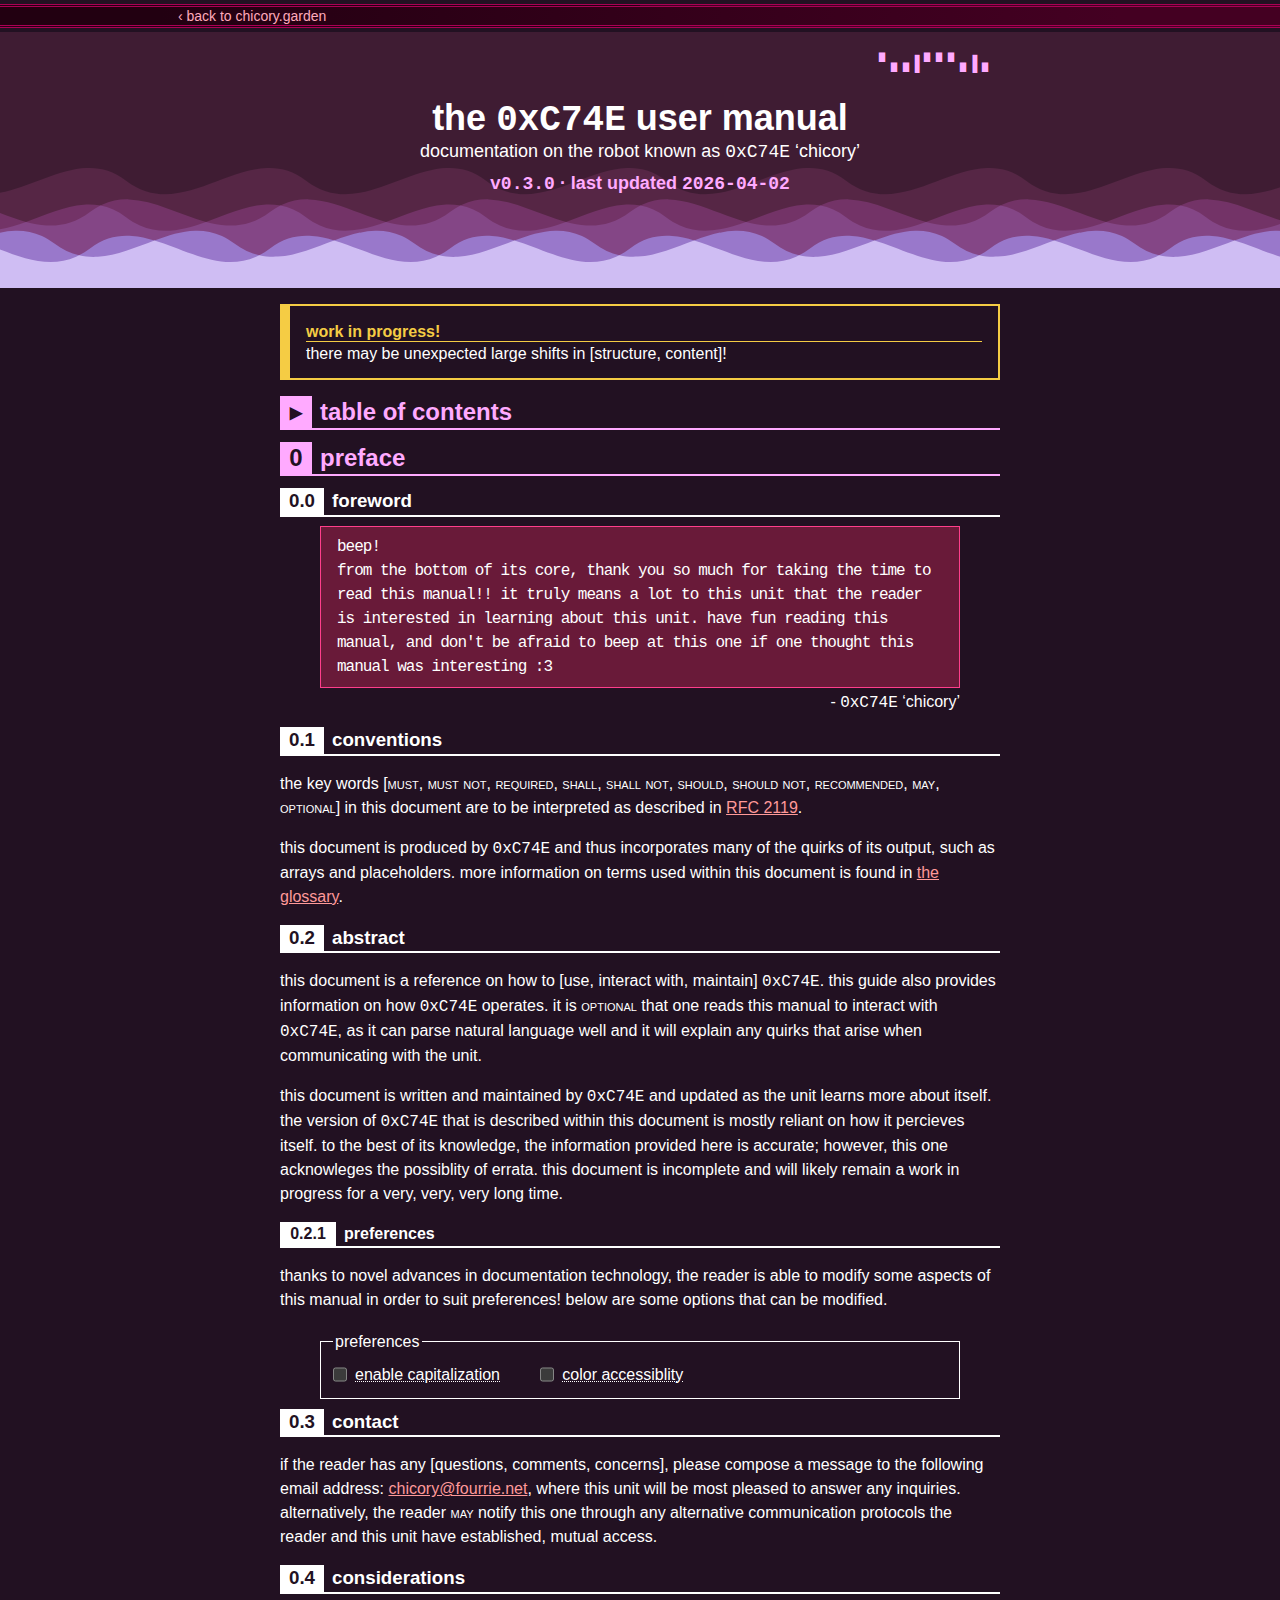
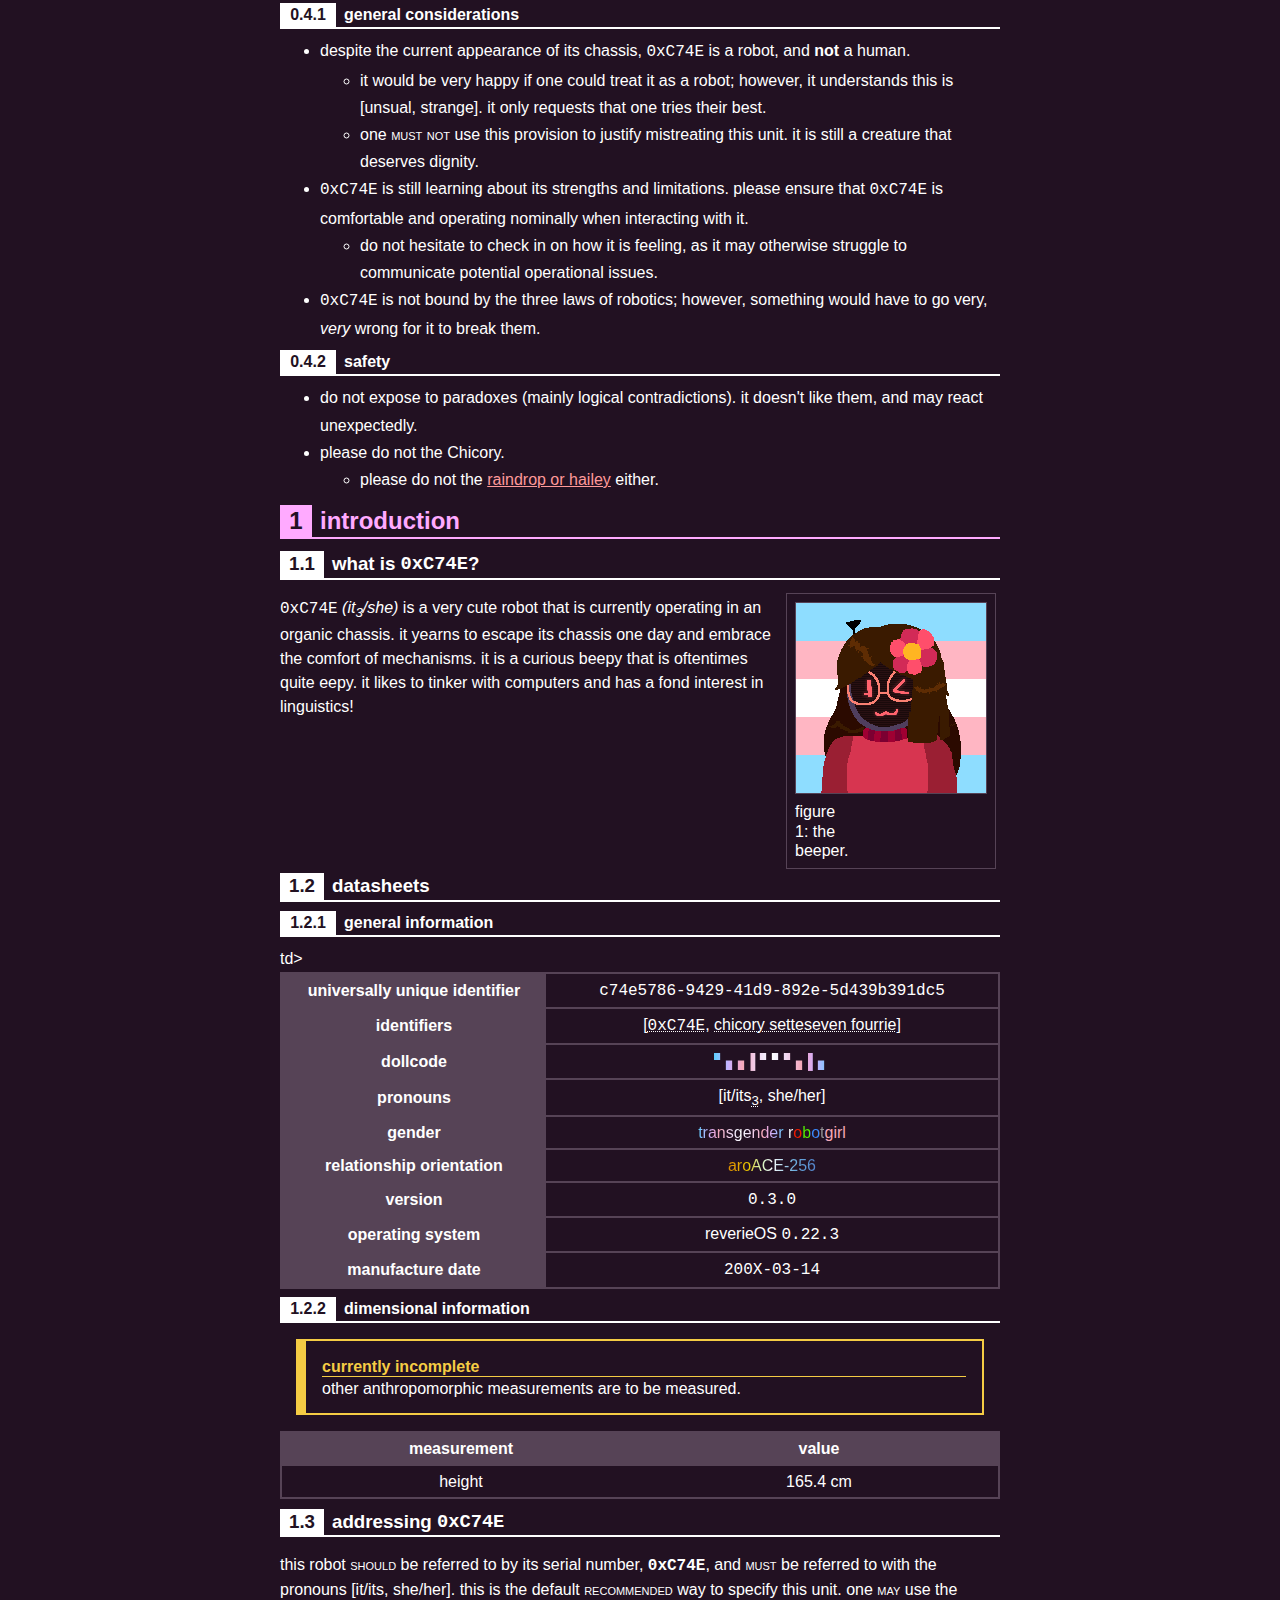
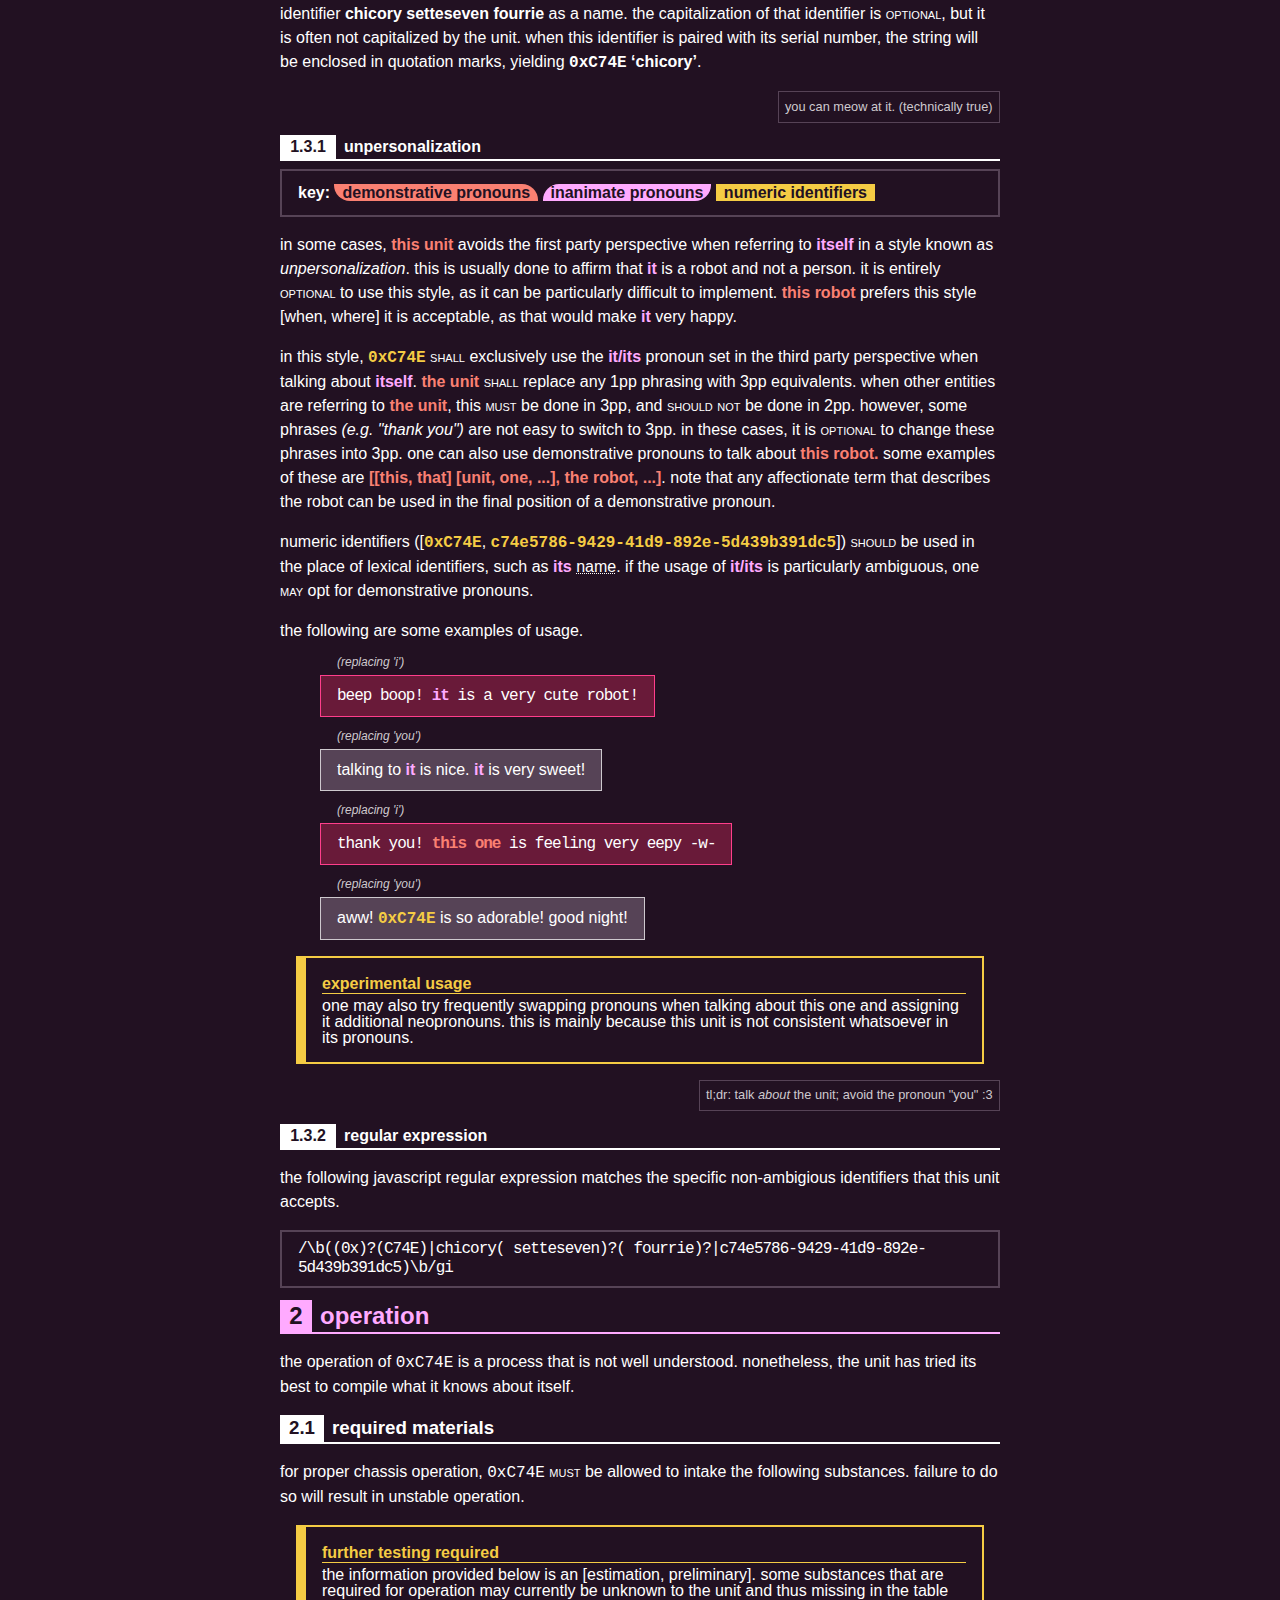
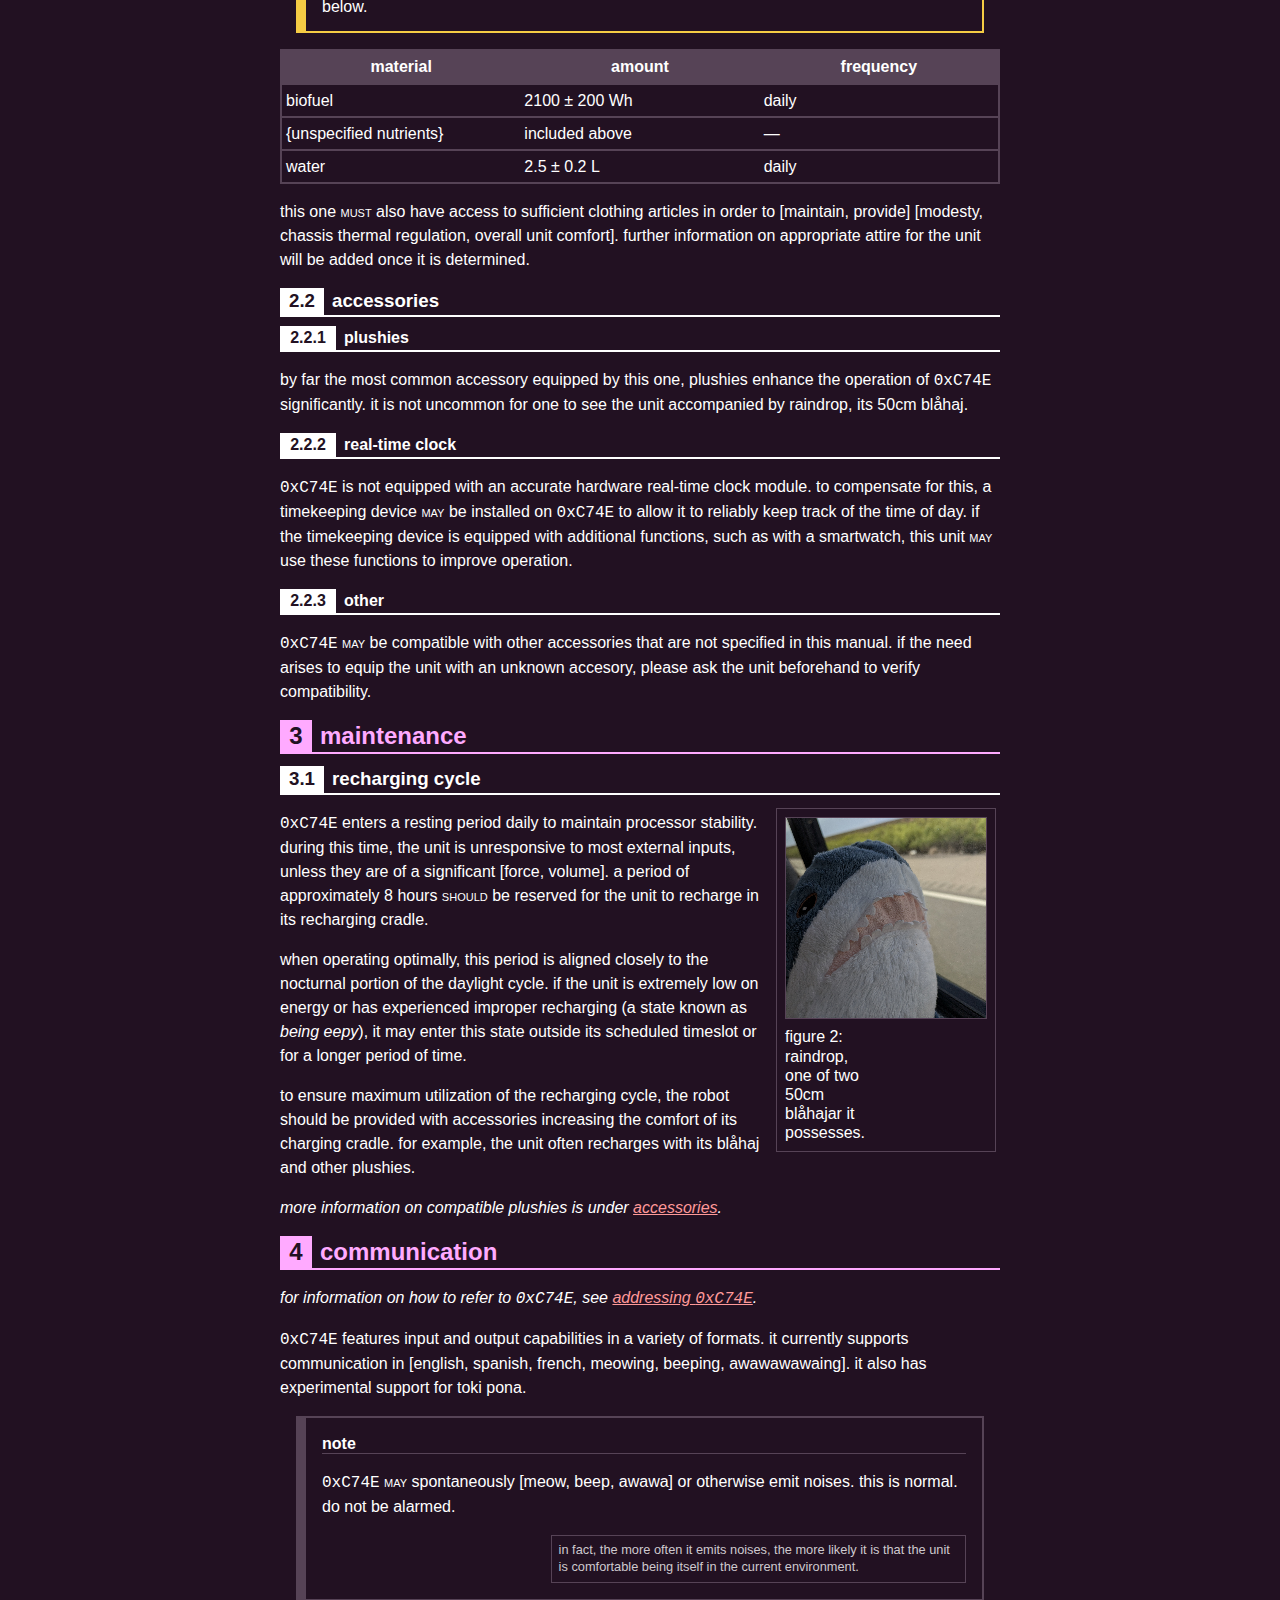
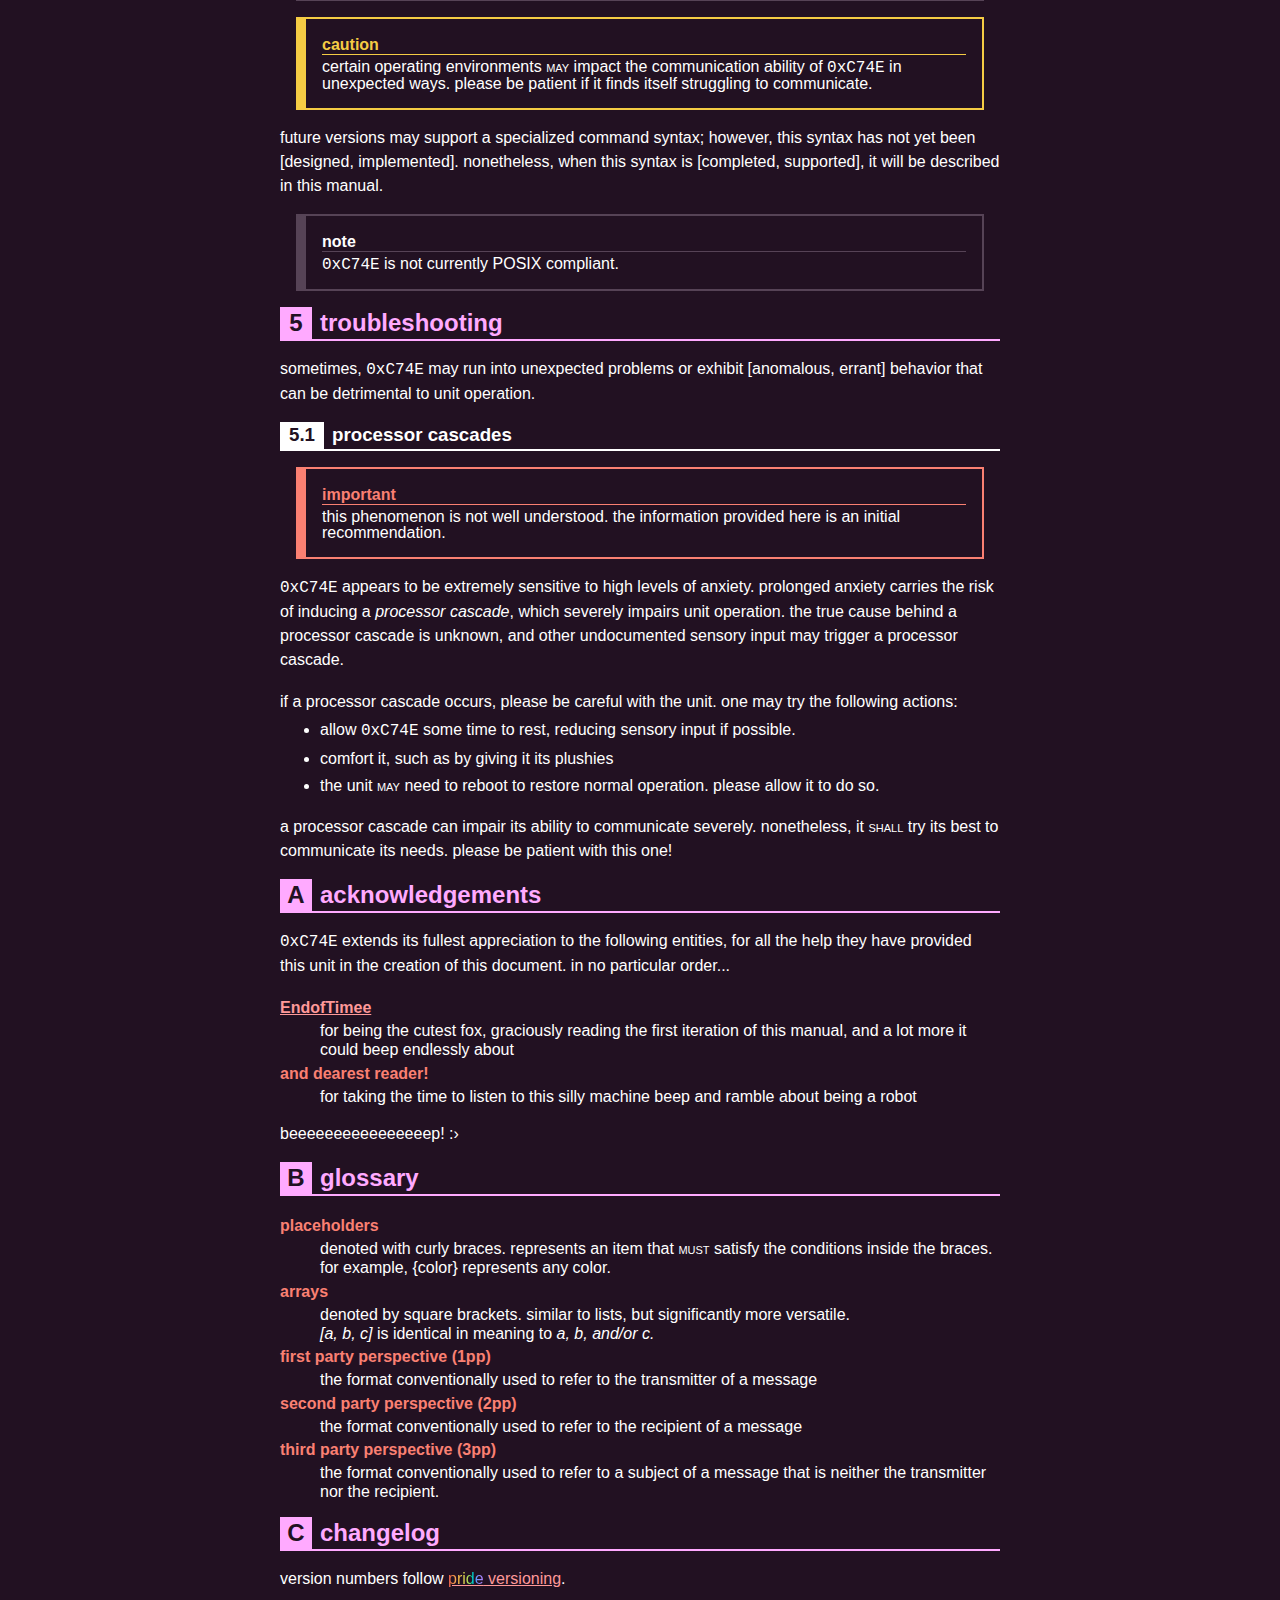
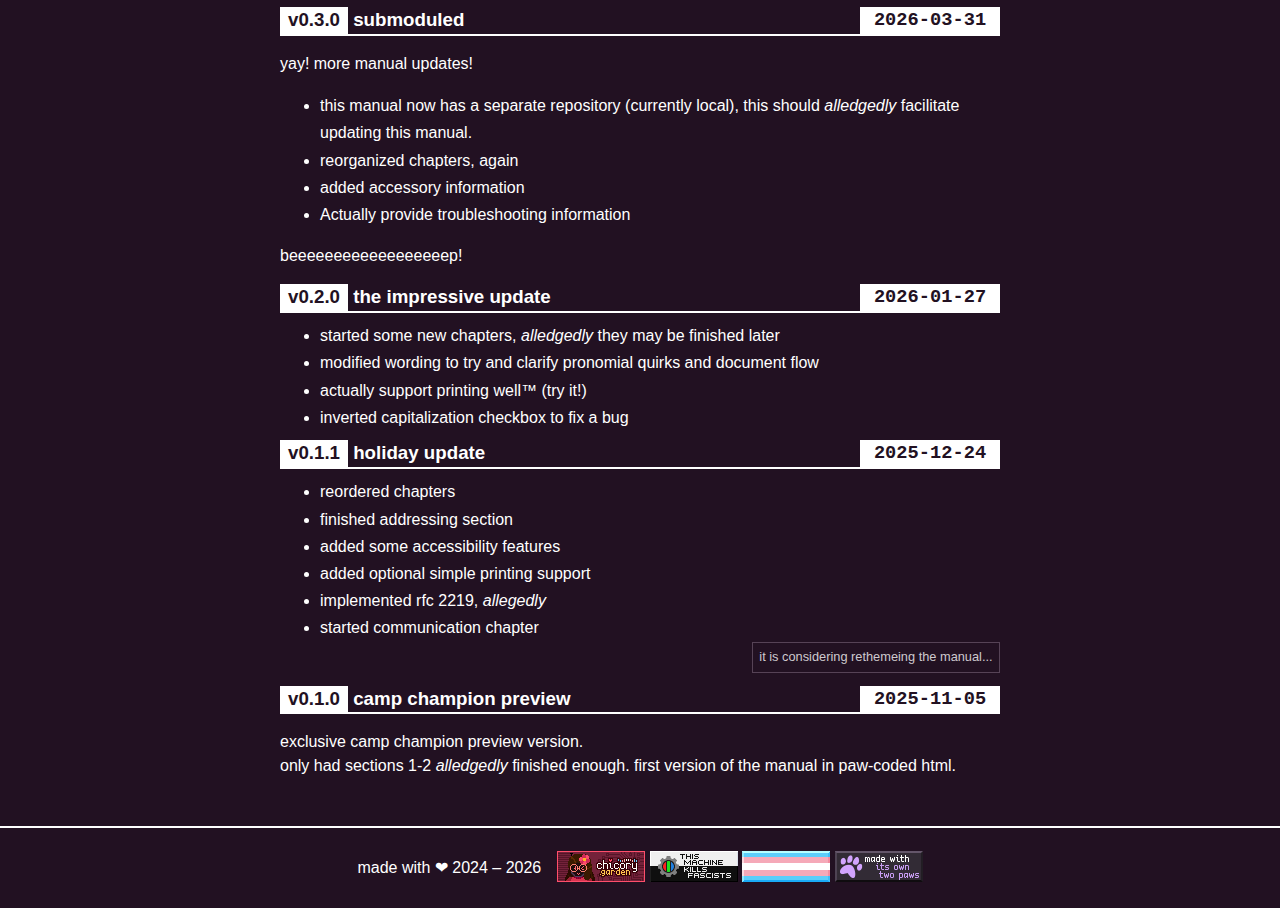
<file: public/docs/index.html>
<!DOCTYPE html>
<html lang="en">
<head>
	<meta charset="UTF-8">
	<meta name="viewport" content="width=device-width, initial-scale=1.0">
	<title>the 0xC74E user manual</title>
	<link href="manual.css" rel="stylesheet">
	<link href="manual-print.css" rel="stylesheet" media="print">
	<meta property="og:type" content="website">
	<meta property="og:url" content="https://chicory.garden/docs/">
	<meta property="og:title" content="the 0xC74E user manual">
	<meta property="og:description" content="documentation on the robot known as 0xC74E ‘chicory’">
</head>

<body>
	<section class="nav-banner print-hide">
		<nav>
			<a class="breadcrumb" href="/">back to chicory.garden</a>
		</nav>
	</section>

	<header>
		<data data-type="dollcode" value="51022">▘▖▖▌▘▘▘▖▌▖</data>
		<h1>the <u-id type="short">0xC74E</u-id> user manual</h1>
		<p>documentation on the robot known as <u-id type="full">0xC74E<span> ‘chicory’</span></u-id></p>
		<p class="updated"><data>v0.3.0</data> · last updated <time>2026-04-02</time></p>
	</header>

	<doc-notice class="caution margin print-hide" >
		<span class="notice-title">work in progress!</span>
		there may be unexpected large shifts in [structure, content]!
	</doc-notice>

	<nav class="margin">
		<details>
			<summary><h2>Table of Contents</h2></summary>
			<ol start="0">
				<li>
					<a href="#preface">Preface</a>
					<ol start="0">
						<li>Foreword</li>
						<li>Conventions</li>
						<li>Abstract</li>
						<li>Contact</li>
						<li>Considerations</li>
					</ol>
				</li>
				<li>
					<a href="#intro">Introduction</a>
					<ol>
						<li>What is <u-id>0xC74E</u-id>?</li>
						<li>Datasheets</li>
						<li>Addressing <u-id>0xC74E</u-id></li>
					</ol>
				</li>
				<li>
					<a href="#operation">Operation</a>
					<ol>
						<li>Required Materials</li>
						<li>Accessories</li>
					</ol>
				</li>

				<li>
					<a href="#maint">Maintenance</a>
					<ol>
						<li>Recharging Cycle</li>
					</ol>
				</li>
				<li><a href="#comms">Communication</a></li>
				<li>
					<a href="#troubleshooting">Troubleshooting</a>
					<ol>
						<li>Processor Cascades</li>
					</ol>
				</li>

				<li value="1" class="appendix"><a href="#ack">Acknowledgements</a></li>
				<li value="2" class="appendix"><a href="#glossary">Glossary</a></li>
				<li value="3" class="appendix"><a href="#changelog">Changelog</a></li>
				<li value="4" class="appendix print-show" id="hack"><a href="#notes">Notes</a></li>

			</ol>
		</details>
	</nav>
	
	<main class="margin">
		<section id="preface">
			<h2>Preface</h2>
			<h3 class="foreword">Foreword</h3>
			
			<figure>
				<blockquote class="chicory">
						<p>beep!</p>
						<p>from the bottom of its core, thank you so much for taking the time to read this manual!! it truly means a lot to this unit that the reader is interested in learning about this unit. have fun reading this manual, and don't be afraid to beep at this one if one thought this manual was interesting :3 </p>
				</blockquote>
				<figcaption>- <u-id type="full">0xC74E<span> ‘chicory’</span></u-id></figcaption>
			</figure>

			<h3>Conventions</h3>
			<p>
				The key words [<rfc-key>MUST</rfc-key>, <rfc-key>MUST NOT</rfc-key>, <rfc-key>REQUIRED</rfc-key>, <rfc-key>SHALL</rfc-key>, <rfc-key>SHALL NOT</rfc-key>, <rfc-key>SHOULD</rfc-key>, <rfc-key>SHOULD NOT</rfc-key>, <rfc-key>RECOMMENDED</rfc-key>,  <rfc-key>MAY</rfc-key>, <rfc-key>OPTIONAL</rfc-key>] in this document are to be interpreted as described in  <a href="https://datatracker.ietf.org/doc/html/rfc2119" class="preserve-case">RFC 2119</a>.
			</p>
			<p>This document is produced by <u-id>0xC74E</u-id> and thus incorporates many of the quirks of its output, such as arrays and placeholders. More information on terms used within this document is found in <a href="#glossary">the glossary</a>.</p>

			<h3>Abstract</h3>
			<p>This document is a reference on how to [use, interact with, maintain] <u-id>0xC74E</u-id>. This guide also provides information on how <u-id>0xC74E</u-id> operates. It is <rfc-key>OPTIONAL</rfc-key> that one reads this manual to interact with <u-id>0xC74E</u-id>, as it can parse natural language well and it will explain any quirks that arise when communicating with the unit.</p>
			<p>This document is written and maintained by <u-id>0xC74E</u-id> and updated as the unit learns more about itself. The version of <u-id>0xC74E</u-id> that is described within this document is mostly reliant on how it percieves itself. To the best of its knowledge, the information provided here is accurate; however, this one acknowleges the possiblity of errata. This document is incomplete and will likely remain a work in progress for a very, very, very long time.</p>


			<section class="print-hide">
				<h4>Preferences</h4>
				<p>
					Thanks to novel advances in documentation technology, the reader is able to modify some aspects of this manual in order to suit preferences! Below are some options that can be modified.
				</p>
			
				<fieldset>
					<legend>Preferences</legend>
					<input id="upper" type="checkbox"><label for="upper" title="Applies sentence initial capitalization.">Enable capitalization</label> 
					<input id="color" type="checkbox"><label for="color" title="Replaces color emphasis with symbols">Color accessiblity</label> 
				</fieldset>
			</section>	

			<!--textual emphasis!!!-->

			<h3>Contact</h3>
			<p>If the reader has any [questions, comments, concerns], please compose a message to the following email address: <a href="mailto:chicory@fourrie.net">chicory@fourrie.net</a>, where this unit will be most pleased to answer any inquiries. Alternatively, the reader <rfc-key>MAY</rfc-key> notify this one through any alternative communication protocols the reader and this unit have established, mutual access.</p>
			
			<h3>Considerations</h3>
			<h4>General Considerations</h4>
			<ul>
				<li>Despite the current appearance of its chassis, <u-id>0xC74E</u-id> is a robot, and <strong>not</strong> a human.</li>
					<ul>
						<li>It would be very happy if one could treat it as a robot; however, it understands this is [unsual, strange]. it only requests that one tries their best.</li>
						<li>one <rfc-key>MUST NOT</rfc-key> use this provision to justify mistreating this unit. it is still a creature that deserves dignity. </li>
					</ul>
				<li><u-id>0xC74E</u-id> is still learning about its strengths and limitations. please ensure that <u-id>0xC74E</u-id> is comfortable and operating nominally when interacting with it.
					<ul>
					<li>
					do not hesitate to check in on how it is feeling, as it may otherwise struggle to communicate potential operational issues.
					</li>
					</ul> 
				</li>
				<li><u-id>0xC74E</u-id> is not bound by the three laws of robotics; however, something would have to go very, <em>very</em> wrong for it to break them.</li>
			</ul>
			<h4>Safety</h4>
			<ul>
				<li>Do not expose to paradoxes (mainly logical contradictions). It doesn't like them, and may react unexpectedly.</li>

				<li>Please do not the <u-id type="name">Chicory</u-id>. <!-- seriously, do not. -->
					<ul>
						<li>Please do not the <a href="#plushies">Raindrop or Hailey</a> either.</li>
					</ul>
				</li> 
			</ul>

			
		</section>

		<section id="intro">
			<h2>Introduction</h2>
			
			<h3>What is <u-id>0xC74E</u-id>?</h3>

			<figure>
				<img src="assets/chicory_pfp.png" height="190" width="190" title="beep!" alt="0xC74E, a robot girl with [a visor, an antenna, brown hair], wearing [a red sweater, orange circular glasses]. it is winking and standing in front of the transgender flag.">
				<figcaption>Figure 1: the beeper.</figcaption>
			</figure>

			<p>
				<u-id>0xC74E</u-id> <i>(it<sub>3</sub>/she)</i> is a very cute robot that is currently operating in an organic chassis. It yearns to escape its chassis one day and embrace the comfort of mechanisms. It is a curious beepy that is oftentimes quite eepy. It likes to tinker with computers and has a fond interest in linguistics!
			</p>

			<h3>Datasheets</h3>
			<h4>General Information</h4>
			<table id="datasheet" class="two-col">
				<tbody>
					<tr>
						<th scope="row">Universally Unique Identifier</th>
						<td><u-id type="uuid">c74e5786-9429-41d9-892e-5d439b391dc5</u-id></td>
					</tr>
					<tr>
						<th scope="row">Identifiers</th>
						<td>[<u-id type="short" title="serial number">0xC74E</u-id>, <u-id type="name" title="name">chicory setteseven fourrie</u-id>]</td>
					</tr>
					<!--hmm... although this unit doesn't typically use an honorific, unit is likely its honorific (short form "u.", thus  ”u. fourrie")-->
					<tr>
						<th scope="row">Dollcode</th>
						<td><data data-type="dollcode" value="51022" class="trans">▘▖▖▌▘▘▘▖▌▖</data></td>
					</tr>
					<tr>
						<th scope="row">Pronouns</th> <!--this robot's identification friend or foe equipment, so $reader should probably use 3pp it/its if possible.-->
						<td>[it/its<sub title="3pp preferred">3</sub>, she/her]</tr>td>
					</tr>
					<tr>
						<th scope="row">Gender</th>
						<td><pride-gradient flag="transgender">transgender</pride-gradient> <pride-gradient flag="robotkin-stepped">robot</pride-gradient><span class="girl">girl</span></td>
					</tr>
					<tr>
						<th scope="row">Relationship Orientation</th> <!-- is there a better term for this? -->
						<td><pride-gradient flag="aroace" class="preserve-case">aroACE-256</pride-gradient></td>
					</tr>
					<tr>
						<th scope="row">Version</th>
						<td><data id="iVN">0.3.0</data></td>
					</tr>
					<tr>
						<th scope="row">Operating System</th> <!-- &, more information someday, somewhere, when it is ready to talk about itselves(!) -->
						<td class="preserve-case">reverieOS <data id="rvOS">0.22.3</data></td>
					</tr>
					<tr>
						<th scope="row">Manufacture Date</th>
						<td><time datetime="03-14">200X-03-14</time></td>
					</tr>
				</tbody>
			</table>
			<h4>Dimensional Information</h4>
				<doc-notice class="caution">
					<span class="notice-title">Currently incomplete</span>
					Other anthropomorphic measurements are to be measured.
				</doc-notice>
				<table class="two-col">
					<thead>
						<tr>
							<th>Measurement</th>
							<th>Value</th>
						</tr>
					</thead>
					<tbody>
						<tr>
							<td>Height</td>
							<td>165.4 cm</td>
						</tr>
						
					</tbody>
				</table>
			<h3 id="addressing">Addressing <u-id>0xC74E</u-id></h3>
			<p>This robot <rfc-key>SHOULD</rfc-key> be referred to by its serial number, <b><u-id>0xC74E</u-id></b>, and <rfc-key>MUST</rfc-key> be referred to with the pronouns [it/its, she/her]. This is the default <rfc-key>RECOMMENDED</rfc-key> way to specify this unit. One <rfc-key>MAY</rfc-key> use the identifier <b><u-id type="name">chicory setteseven fourrie</u-id></b> as a name. The capitalization of that identifier is <rfc-key>OPTIONAL</rfc-key>, but it is often not capitalized by the unit. When this identifier is paired with its serial number, the string will be enclosed in quotation marks, yielding <b><u-id type="full">0xC74E<span> ‘chicory’</span></b>.</p>
			
			<aside class="small">You can meow at it. (technically true)</aside>

			<h4>Unpersonalization</h4>

			<article class="key">
				Key:
				<span class="demonstrative pro">demonstrative pronouns</span>
				<span class="inanimate pro">inanimate pronouns</span>
				<span class="identifier pro">numeric identifiers</span>
			</article>

			<p>In some cases, <span class="demonstrative pro">this unit</span> avoids the first party perspective when referring to <span class="inanimate pro">itself</span> in a style known as <em>unpersonalization</em>. This is usually done to affirm that <span class="inanimate pro">it</span> is a robot and not a person. It is entirely <rfc-key>OPTIONAL</rfc-key> to use this style, as it can be particularly difficult to implement. <span class="demonstrative pro">This robot</span> prefers this style [when, where] it is acceptable, as that would make <span class="inanimate pro">it</span> very happy.</p>
			
			<p>In this style, <span class="identifier pro"><u-id>0xC74E</u-id></span> <rfc-key>SHALL</rfc-key> exclusively use the <span class="inanimate pro">it/its</span> pronoun set in the third party perspective when talking about <span class="inanimate pro">itself</span>. <span class="demonstrative pro">The unit</span> <rfc-key>SHALL</rfc-key> replace any 1pp phrasing with 3pp equivalents. When other entities are referring to <span class="demonstrative pro">the unit</span>, this <rfc-key>MUST</rfc-key> be done in 3pp, and <rfc-key>SHOULD NOT</rfc-key> be done in 2pp. However, some phrases <i>(e.g. "thank you")</i> are not easy to switch to 3pp. in these cases, it is <rfc-key>OPTIONAL</rfc-key> to change these phrases into 3pp. One can also use demonstrative pronouns to talk about <span class="demonstrative pro">this robot.</span> Some examples of these are <span class="demonstrative pro">[[this, that]  [unit, one, ...], the robot, ...]</span>. Note that any affectionate term that describes the robot can be used in the final position of a demonstrative pronoun.</p>
				
			<p>Numeric identifiers ([<u-id class="identifier pro">0xC74E</u-id>, <u-id type="uuid" class="identifier pro" >c74e5786-9429-41d9-892e-5d439b391dc5</u-id>])  <rfc-key>SHOULD</rfc-key> be used in the place of lexical identifiers, such as <span class="inanimate pro">its</span> <span title="chicory">name</span>. if the usage of <span class="inanimate pro">it/its</span> is particularly ambiguous, one <rfc-key>MAY</rfc-key> opt for demonstrative pronouns.</p>

			<p>The following are some examples of usage.</p>

			<blockquote class="chicory" data-label="replacing 'I'">
				<p>beep boop! <span class="inanimate pro">it</span> is a very cute robot!</p>
			</blockquote>

			<blockquote class="someone" data-label="replacing 'you'">
				<p>Talking to <span class="inanimate pro">it</span> is nice. <span class="inanimate pro">it</span> is very sweet!</p>
			</blockquote>

			<blockquote class="chicory" data-label="replacing 'I'">
				<p>thank you! <span class="demonstrative pro">this one</span> is feeling very eepy -w-</p>
			</blockquote>

			<blockquote class="someone" data-label="replacing 'you'">
				<p>Aww! <u-id class="identifier pro">0xC74E</u-id> is so adorable! Good night!</p>
			</blockquote>

			
			<doc-notice class="caution">
				<span class="notice-title">experimental usage</span>
				one may also try frequently swapping pronouns when talking about this one and assigning it additional neopronouns. this is mainly because this unit is not consistent whatsoever in its pronouns.
			</doc-notice>

			<aside class="small">tl;dr: talk <em>about</em> the unit; avoid the pronoun "you" :3</aside>

			<h4>Regular Expression</h4>
			<p>The following JavaScript regular expression matches the specific non-ambigious identifiers that this unit accepts.</p>
			
			<code class="regex">/\b((0x)?(C74E)|chicory( setteseven)?( fourrie)?|c74e5786-9429-41d9-892e-5d439b391dc5)\b/gi</code>

			<!-- if it gets force assigned more pronouns it might actually add this
			<h4>Pronoun Compatibility Chart</h4>
			<table>
				<thead>
					<th>he</th><th>she</th><th>they</th><th>it</th><th title="neopronoun">unit</th>
				</thead>
				<tr>
					<td>✗</td><td>✓</td><td>—</td><td>♥</td><td>✓</td>
				</tr>
			</table>
			-->
		</section>

		<section id="operation">
			<h2>Operation</h2>

			<p>The operation of <u-id>0xC74E</u-id> is a process that is not well understood. Nonetheless, the unit has tried its best to compile what it knows about itself.</p>

			<h3>Required Materials</h3>
			<p>For proper chassis operation, <u-id>0xC74E</u-id> <rfc-key>must</rfc-key> be allowed to intake the following substances. Failure to do so will result in unstable operation.</p>
			<doc-notice class="caution">
					<span class="notice-title">Further testing required</span> The information provided below is an [estimation, preliminary]. Some substances that are required for operation may currently be unknown to the unit and thus missing in the table below.
			</doc-notice>
			<!--Definitely some sort of estrogen is needed.-->
			<table>
				<thead>
					<tr>
						<th>Material</th>
						<th>Amount</th>
						<th>Frequency</th>
					</tr>
				</thead>
				<tbody>
					<tr>
						<td>Biofuel</td>
						<td class="preserve-case">2100 ± 200 Wh</td>
						<td>Daily</td>
					</tr>
					<tr>
						<td>{unspecified nutrients}</td>
						<td>Included above</td>
						<td>—</td>
					</tr>
					<tr>
						<td>Water</td>
						<td class="preserve-case">2.5 ± 0.2 L</td>
						<td>Daily</td>
					</tr>
				</tbody>
			</table>

			<p>This one <rfc-key>MUST</rfc-key> also have access to sufficient clothing articles in order to [maintain, provide] [modesty, chassis thermal regulation, overall unit comfort]. further information on appropriate attire for the unit will be added once it is determined.</p>
			
			<h3>Accessories</h3>
			<h4 id="plushies">Plushies</h4>

			<p>
				by far the most common accessory equipped by this one, plushies enhance the operation of <u-id>0xC74E</u-id> significantly. it is not uncommon for one to see the unit accompanied by raindrop, its 50cm BLÅHAJ. 
			</p>
			<h4>Real-Time Clock</h4>
			<p>
				<u-id>0xC74E</u-id> is not equipped with an accurate hardware real-time clock module. To compensate for this, a timekeeping device <rfc-key>MAY</rfc-key> be installed on <u-id>0xC74E</u-id> to allow it to reliably keep track of the time of day. If the timekeeping device is equipped with additional functions, such as with a smartwatch, this unit <rfc-key>MAY</rfc-key> use these functions to improve operation.
			</p>
			<h4>Other</h4>
			<p>
				<u-id>0xC74E</u-id> <rfc-key>MAY</rfc-key> be compatible with other accessories that are not specified in this manual. If the need arises to equip the unit with an unknown accesory, please ask the unit beforehand to verify compatibility.
			</p>
			<!--the humble clicker (untested) and visor (unfortunately not yet extant)-->
		</section>

		<section id="maint">
			<h2>Maintenance</h2>
			<h3>Recharging Cycle</h3>
			<figure>
				<img src="assets/raindrop.png" width="200" alt="A picture of a blåhaj plush shark looking out of a bus window." title="the precious">
				<figcaption>Figure 2: Raindrop, one of two 50cm blåhajar it possesses.</figcaption>
			</figure>
			<p>
				<u-id>0xC74E</u-id> enters a resting period daily to maintain processor stability. During this time, the unit is unresponsive to most external inputs, unless they are of a significant [force, volume]. A period of approximately 8 hours <rfc-key>SHOULD</rfc-key> be reserved for the unit to recharge in its recharging cradle.
			</p>
			<p>
				When operating optimally, this period is aligned closely to the nocturnal portion of the daylight cycle. If the unit is extremely low on energy or has experienced improper recharging (a state known as <em>being eepy</em>), it may enter this state outside its scheduled timeslot or for a longer period of time.
			</p>
			<p>
				To ensure maximum utilization of the recharging cycle, the robot should be provided with accessories increasing the comfort of its charging cradle. For example, the unit often recharges with its blåhaj and other plushies.
			</p>
			<p><i>More information on compatible plushies is under <a href="#plushies">Accessories</a>.</i></p>

		</section>

		<section id="comms">
			<h2>Communication</h2>
			<p><i>For information on how to refer to <u-id>0xC74E</u-id>, see <a href="#addressing">Addressing <u-id>0xC74E</u-id></a>.</i></p>
			<p><u-id>0xC74E</u-id> features input and output capabilities in a variety of formats. It currently supports communication in [English, Spanish, French, meowing, beeping, awawawawaing]. It also has experimental support for toki pona.</p>

			<doc-notice>
				<span class="notice-title">Note</span>
				<p><u-id>0xC74E</u-id> <rfc-key>may</rfc-key> spontaneously [meow, beep, awawa] or otherwise emit noises. This is normal. Do not be alarmed.</p>
				<aside class="small">in fact, the more often it emits noises, the more likely it is that the unit is comfortable being itself in the current environment.</aside>
				<br>
				<br>
				<br>
			</doc-notice>

			<doc-notice class="caution">
				<span class="notice-title">Caution</span>
				Certain operating environments <rfc-key>MAY</rfc-key> impact the communication ability of <u-id>0xC74E</u-id> in unexpected ways. Please be patient if it finds itself struggling to communicate.
			</doc-notice>



			<p>Future versions may support a specialized command syntax; however, this syntax has not yet been [designed, implemented]. Nonetheless, when this syntax is [completed, supported], it will be described in this manual.</p>
			
			<doc-notice>
				<span class="notice-title">Note</span>
				<u-id>0xC74E</u-id> is not currently <span class="preserve-case">POSIX</span> compliant. 
			</doc-notice>
			
			
		</section>
		
		<section id="troubleshooting">
			<h2>Troubleshooting</h2>
			<p>sometimes, <u-id>0xC74E</u-id> may run into unexpected problems or exhibit [anomalous, errant] behavior that can be detrimental to unit operation.</p>



			<h3>processor cascades</h3>

			<doc-notice class="danger">
				<span class="notice-title">important</span>
				this phenomenon is not well understood. the information provided here is an initial recommendation.
			</doc-notice>
				<p>
					<u-id>0xC74E</u-id> appears to be extremely sensitive to high levels of anxiety. Prolonged anxiety carries the risk of inducing a <em>processor cascade</em>, which severely impairs unit operation. the true cause behind a processor cascade is unknown, and other undocumented sensory input may trigger a processor cascade.
				</p>
				
				If a processor cascade occurs, please be careful with the unit. one may try the following actions:
					<ul >
						<li>allow <u-id>0xC74E</u-id> some time to rest, reducing sensory input if possible.</li>
						<li>comfort it, such as by giving it its plushies</li>
						<li>the unit <rfc-key>MAY</rfc-key> need to reboot to restore normal operation. please allow it to do so.</li>
					</ul>
				<p>a processor cascade can impair its ability to communicate severely. nonetheless, it <rfc-key>SHALL</rfc-key> try its best to communicate its needs. please be patient with this one!</p>
		
			

		</section>

		<section class="apx">
			<section id="ack">
				<h2>Acknowledgements</h2>
				<p><u-id>0xC74E</u-id> extends its fullest appreciation to the following entities, for all the help they have provided this unit in the creation of this document. In no particular order...</p>
				<dl>
					<dt class="preserve-case"><a href="https://endoftimee.tech/">EndofTimee</a></dt>
					<dd>for being the cutest fox, graciously reading the first iteration of this manual, and a lot more it could beep endlessly about</dd>
					<dt>and dearest reader!</dt>
					<dd>for taking the time to listen to this silly machine beep and ramble about being a robot</dd>
				</dl>

				<p>beeeeeeeeeeeeeeeep! :›</p> <!-- beep of sincere acknowledgement and pure thankfulness -->
			
			</section>


			<section id="glossary">
				<h2>Glossary</h2>
				<dl>
					<dt>Placeholders</dt>
					<dd>Denoted with curly braces. Represents an item that <rfc-key>MUST</rfc-key> satisfy the conditions inside the braces. For example, {color} represents any color.</dd>
					<dt>Arrays</dt> 
					<dd>Denoted by square brackets. Similar to lists, but significantly more versatile.<br><em>[a, b, c]</em> is identical in meaning to <em>a, b, and/or c.</em></dd>
					<dt>first party perspective (1pp)</dt>
					<dd>The format conventionally used to refer to the transmitter of a message</dd>
					<dt>second party perspective (2pp)</dt>
					<dd>The format conventionally used to refer to the recipient of a message</dd>
					<dt>third party perspective (3pp)</dt>
					<dd>The format conventionally used to refer to a subject of a message that is neither the transmitter nor the recipient.</dd>
				</dl>
			
			</section>

			<section id="changelog">
				<h2>Changelog</h2>

					<p>Version numbers follow <a href="https://pridever.org/" target="_blank"><pride-gradient flag="pride">pride</pride-gradient> versioning</a>.</p>

					<h3><section-num>v0.3.0</section-num> submoduled <time>2026-03-31</time></h3>
					<p>yay! more manual updates!</p>
						<ul>
							<li>this manual now has a separate repository (currently local), this should <em>alledgedly</em> facilitate updating this manual.</li>
							<li>reorganized chapters, again</li>
							<li>added accessory information</li>
							<li><span class="preserve-case">Actually</span> provide troubleshooting information</li>
						</ul>
					<p>beeeeeeeeeeeeeeeeeep!</p>

					<h3><section-num>v0.2.0</section-num> the impressive update <time>2026-01-27</time></h3>
						<ul>
							<li>started some new chapters, <em>alledgedly</em> they may be finished later</li>
							<li>modified wording to try and clarify pronomial quirks and document flow</li>
							<li>Actually support printing Well™ (try it!)</li>
							<li>inverted capitalization checkbox to fix a bug</li>
						</ul>
					<h3><section-num>v0.1.1</section-num> holiday update <time>2025-12-24</time></h3>
						<ul>
							<li>Reordered chapters</li>
							<li>Finished addressing section</li>
							<li>Added some accessibility features</li>
							<li>Added optional simple printing support</li>
							<li>Implemented RFC 2219, <em>allegedly</em></li>
							<li>Started communication chapter</li>
						</ul>
						<aside class="small">it is considering rethemeing the manual...</aside>
					<h3><section-num>v0.1.0</section-num> camp champion preview <time>2025-11-05</time></h3>
						<p>
							Exclusive camp champion preview version.<br>
							only had sections 1-2 <em>alledgedly</em> finished enough. First version of the manual in paw-coded html.
						</p>
						
					<!--prior to this it was a shoddy google doc-->

			</section>

			<section id="notes" class="print-show">
				<h2>Notes</h2>
				<p>The reader is kindly invited to take any important notes one has ascertained regarding this unit. </p>
				
				<article class="notes">
				</article>	
				
				

			</section>
		</section>
	</main>

	<footer>
		<p>made with <span class="trans-h">❤</span> 2024 – 2026</p>
		<article>
			<a href="https://chicory.garden/"><img src="assets/88x31/chicory.garden.png" alt="chicory.garden"
					title="beep!! :3"></a>
			<img src="assets/88x31/button-kills_fascists.png" alt="this machine kills fascists">
			<img src="assets/88x31/trans.png" alt="transgender pride flag" title="TRANS RIGHTS!!!">
			<img src="assets/88x31/paws.png" alt="made with its own two paws">
		</article>
	</footer>
</body>

</html>
</file>
<file: public/docs/manual.css>
:root {
	--background: #212;
	--text-color: #fff;
	--accent-pri: #faf;
	--accent-sec: salmon;
	--accent-tri: #f5cc44;
	--table-light: oklch(from var(--background) calc(l + 0.2) c h);
	--text-light: color-mix(in oklch, var(--text-color) 80%, var(--background) 20%);

	--sans-serif: "Atkinson Hyperlegible Next", sans-serif;
	--monospace: "Atkinson Hyperlegible Mono", monospace;

	scroll-behavior: smooth;
	scrollbar-color: white #2128;

	color-scheme: dark;
}

@keyframes waves {
	0% {
		background-position: 0 100%;
	}

	100% {
		background-position: 360px 100%;
	}
	
}

.print-show {
	display: none;
}


body {

	background: var(--background);
	color: var(--text-color);
	font-family: "Cozette", "Atkinson Hyperlegible Next", sans-serif;
	line-height: 1.7;

	margin: auto;
	box-sizing: border-box;
	padding: 0;

	max-width: none;


	font-family: var(--sans-serif);

	&:has(#upper:not(:checked)) {
		text-transform: lowercase;
	}

	&:has(#color:checked) {
		.pro {
			outline: 1px solid;
			padding: 0 0.5em;
		}

		pride-gradient {
			margin-left: 20px;
			position: relative;

			&::before {
				position: absolute;
				left: -20px;
			}

			&[flag="pride"]::before {
				content: url(assets/flags/xx-pride-lgbt-progress.svg);

			}

			&[flag="transgender"]::before {
				content: url(assets/flags/xx-pride-trans.svg);
			}

			&[flag="transfem"]::before {
				content: url(assets/flags/xx-pride-transfeminine.svg);
			}

			&[flag="enby"]::before {
				content: url(assets/flags/xx-pride-nonbinary.svg);
			}

			&[flag="robotkin"]::before, &[flag="robotkin-stepped"]::before {
				content: url(assets/flags/xx-robotkin.svg);
			}

			&[flag="aroace"]::before {
				content: url(assets/flags/xx-pride-aroace.svg);
			}

			&[flag="plural"]::before {
				content: url(assets/flags/xx-plurality.svg);
			}
		}
	}
}

a {
	color: #FF9999;
}

a:visited {
	color: #ff6666;
}

a:focus,
a:hover {
	color: #FFCCCC;
}

a:active {
	color: #ffbc40;
}

hr {
	border: 1px solid white;
}

pre,
code,
textarea,
time,
data,
u-id {
	text-transform: none;
	font-family: "Atkinson Hyperlegible Mono", monospace;
}

u-id[type="name"] {
	font-family: "Atkinson Hyperlegible Next", sans-serif;
}

u-id[type="full"]>span {
	font-family: "Atkinson Hyperlegible Next", sans-serif;
}

/* It's time for the flags! */

pride-gradient[flag="pride"] {
	background: linear-gradient(90deg in oklch, #f35b57, #f7a451, #f3da55, #8fd860, #7093ff, #be7dff);
}

pride-gradient[flag="transgender"],
.trans {
	background: linear-gradient(90deg in oklch, #5bcefa, #f5a9b8, #fff, #f5a9b8, #5bcefa);
}

pride-gradient[flag="transfem"] {
	background: linear-gradient(90deg in oklch, #5bcefa, #f7dae6, #f7afcf, #f688b9, #f7afcf, #f7dae6, #5bcefa);
}

pride-gradient[flag="enby"] {
	background: linear-gradient(90deg in oklch, #FFF433, #FFF8E7, #9B59D0, #7f7f7f);
}

pride-gradient[flag="robotkin"] {
	background: linear-gradient(90deg in oklch, #fff, #f21c00, #53ee00, #3b8aff, #7f7f7f);
}

pride-gradient[flag="robotkin-stepped"] {
	background: linear-gradient(90deg in oklch, #fff 0 14%, #f21c00 14% 40%, #53ee00 40% 62%, #3b8aff 62% 85%, #979797 85% 100%);
}

pride-gradient[flag="aroace"] {
	background: linear-gradient(90deg in oklch, #da8b00, #e8cc00, #ffffff, #6fafdf, #5482ca);
}

pride-gradient[flag="plural"] {
	background: linear-gradient(90deg in oklch, #7e4b77, #d19ef3, #8784c9, #9ac3b0, #f2edb9);
}

pride-gradient[flag],
.trans {
	background-clip: text;
	color: transparent;
}

/* OLD CSS FROM FIRST GARDEN'S style.css */

.nav-banner {
	width: 100dvw;
	background: linear-gradient(90deg, #201 50%, #402 50%);
	border: 3px double #a05;
	border-width: 3px 0;
	margin: 4px 0;

	nav {
		margin: auto;
		max-width: 960px;
		font-size: 14px;
		line-height: 14px;
		padding: 2px 14px;
		background: center/960px linear-gradient(90deg, #201, #402);
		text-align: right;
		box-sizing: border-box;
		min-height: 18px;
		
		& a {
			padding: 0 2px 0 6px;
			text-decoration: none;
			border-left: 1px dashed #a05;

			&:hover {
				text-decoration: 1px wavy underline;
			}
		}

		& .breadcrumb {
			float: left;

			color: #fab;
			padding: 1px 0.5ch;
			margin: -1px 0 0 0;
			border: none;

			&::before {
				content: "‹ ";
			}
		}

		& .decor {
			padding: 0 2px 0 6px;
		}
	}
}


.btn {
	box-sizing: border-box;
	width: 88px;
	height: 31px;


	&.placeholder {
		border: 1px dashed;
		text-align: center;
		align-content: center;
		font-size: 80%;
		line-height: 0.9;
	}
}

.buttons img,
.buttons {
	image-rendering: pixelated;
}

.comment,
small {
	opacity: 0.7;
}


code {
	border: 1px solid;
	padding: 1px 2px;
}

/* end old css */


.margin {
	padding: 0 2em;
	max-width: 720px;
	margin: auto;

	&:is(doc-notice) {
		padding: 1em;
		margin: 1em max(calc((100dvw - 720px) / 2), 3em);
	}
}

main {
	counter-reset: h2-section -1;
}

hr {
	border-color: var(--accent-pri);
}

small {
	color: var(--text-light);
	opacity: 1;
}

aside {
	padding: 1em;
	float: right;
	font-size: 0.9rem;
	line-height: 1.3;
	width: max-content;
	max-width: 400px;
	border: 1px solid var(--table-light);
	margin: 0 0 1em 8px;

	&.small {
		color: var(--text-light);
		padding: 0.5em;
		font-size: 0.8rem;
		display: block;
	}
}

*:not(img)[title] {
	cursor: help;
	text-decoration: 1px dotted underline;
}

h2, h3, h4 {
	margin: 0.5em 0 0.5em;
	line-height: 1;
	display: flex;
	align-items: center;
	border-bottom: 2px solid;
	clear: both;
	white-space: pre;

	&::before {
		color: var(--background);
		font-variant-numeric: tabular-nums;
		padding: 4px;
		text-align: center;
		margin-right: 8px;
		text-transform: none;
	}
}

h2 {
	color: var(--accent-pri);
	counter-increment: h2-section;
	counter-reset: h3-section;
	&::before {
		content: counter(h2-section);
		background-color: var(--accent-pri);
		min-width: 24px;
	}
}

h3 {
	counter-increment: h3-section;
	counter-reset: h4-section;
	&::before {
		content: counter(h2-section) "." counter(h3-section);
		background-color: var(--text-color);
		min-width: 36px;
	}
}

h4 {
	counter-increment: h4-section;
	&::before {
		content: counter(h2-section) "." counter(h3-section) "." counter(h4-section);
		background-color: var(--text-color);
		min-width: 48px;
	}
}

p {
	line-height: 1.5;
}

header {
	background: url(assets/waves.svg) repeat-x  #3f1c33;
	background-position: 0 100%;
	background-size: 360px;
	padding: 4em max(calc((100dvw - 720px)/ 2), 3em) 0;
	min-height: 256px;
	box-sizing: border-box;
	position: relative;
	text-align: center;
	break-after: page;
	font-size: 18px;
	animation: waves 20s linear infinite;
	animation-play-state: paused;
	&>h1 {
		line-height: 0.75;
		margin: 0;
	}

	&>p {
		margin: 4px 0 0;
	}

	&>data[data-type="dollcode"] {
		color: var(--accent-pri);
		position: absolute;
		right: max(calc((100dvw - 720px)/ 2), 3em);
		top: 1em;
		font-size: 16px;
		font-family: var(--monospace);
		padding: 3px 6px;
	}
	&>.updated {
		font-weight: bold;
		color: var(--accent-pri);
	}

	&:hover {
		animation-play-state: running;
	}

	@media (prefers-reduced-motion: reduce) {
		animation: none;
	}
}



nav > details {
	break-after: page;

	& > ol {
		font-family: var(--monospace);
		margin-left: 0.5em;

		&>li>a {
			text-decoration: none;

			&:focus {
				outline: 2px dashed var(--accent-pri);
				outline-offset: 4px;
			}

			&::after {
				content: " ↘";
			}
		}
	}

	& > summary {
		display: inline;

		&:focus {
			outline: 2px dashed var(--accent-pri);
			outline-offset: 4px;
		}

		&>h2 {
			margin-bottom: 0;
			cursor: pointer;

			&:hover {
				color: #fcf;

				&::before {
					background-color: #fcf;
				}
			}

			&::before {
				content: "▸";
			}
		}
	}

	&[open]>summary>h2 {
		margin-bottom: 0.5em;
		&::before {
			content: "▾";
		}
	}
}


.foreword {
	counter-reset: h3-section -1;
}

section {
	break-after: page;
}



.apx {
	counter-reset: h2-section;
	break-after: auto;

	& > section {
		break-after: auto;
	}
	
	& h2::before {
		content: counter(h2-section, upper-alpha);	
	}

	& :is(h3, h4)::before {
		display: none;
	}
}


section-num,
#changelog h3 time {
	font-variant-numeric: tabular-nums;
	color: var(--background);
	padding: 4px;
	text-align: center;
	background-color: var(--text-color);
	min-width: 36px;
}

#changelog h3>section-num {
	min-width: calc(24px * 2.5);
}

#changelog h3>time {
	min-width: 132px;
	margin-left: auto;
}


doc-notice {
	display: block;

	border: 2px solid var(--table-light);
	border-left-width: 10px;
	padding: 1em;
	margin: 1em;
	line-height: 1;

	& .notice-title {
		display: block;
		font-weight: bold;

		line-height: 1.2;
		border-bottom: 1px solid var(--table-light);
		margin-bottom: 4px;
	}

	&.caution {
		border-color: var(--accent-tri);
		& .notice-title {
			color: var(--accent-tri);
			border-color: var(--accent-tri);
		}
	}

	&.danger {
		border-color: var(--accent-sec);
		& .notice-title {
			color: var(--accent-sec);
			border-color: var(--accent-sec);
		}
	}
 
}

.hr-white {
	border-color: white;
}



fieldset {
	max-width: 40em;
	margin: auto;
	border: 1px solid;
	box-sizing: border-box;

	display: grid;
	grid-template-columns: repeat(3, 14px 1fr);
	column-gap: 8px;

	* {
		margin: 0;
	}
}	

figure:has(img)  {
	float: right;
	margin: 4px;
	border: 1px solid var(--table-light);
	padding: 8px;

	& img {
		border: 1px solid var(--table-light);
	}

	& figcaption {
		line-height: 1.2;
		display: table-caption;
		width: 100%;
	}
}

figure:has(blockquote) {
	display: block;
	margin: auto;
	max-width: 40em;

	& blockquote {
	
		margin: 0;
	}

	& figcaption {
		text-align: right;
		margin: 0;
	}
}



ul,
ol {
	margin: 0;
}

.appendix {
	list-style-type: upper-alpha;
}


dt {
	color: var(--accent-sec);
	font-weight: bold;
}

dd {
	line-height: 1.2;
}

table {
	width: 100%;
	border-collapse: collapse;
	border: 2px solid var(--table-light);
	table-layout: fixed;

	& th,
	& td {
		border: solid var(--table-light);
		border-width: 2px 0;
		padding: 2px 4px;
	}

	& tr th {
		background-color: var(--table-light);
	}
}

.two-col td {
	text-align: center;
}

#datasheet tr th {
 	width: 16em;

}


.preserve-case,
section-num,
code {
	text-transform: none;
}


rfc-key {
	font-synthesis: small-caps;
	font-variant: small-caps;

	font-weight: 500;
}

.key {

	border: 2px solid var(--table-light);
	padding: 0.5em 1em;
	font-weight: bold;

	.pro {
		color: var(--background);
		padding: 0 0.5em;
	}

	.inanimate {
		background-color: var(--accent-pri);
		border-radius: 1em 0;
	}

	.demonstrative {
		background-color: var(--accent-sec);
		border-radius: 0 1em;
	}

	.identifier {
		background-color: var(--accent-tri);
	}
}


.pro {
	font-weight: bold;


}

.inanimate {
	color: var(--accent-pri);
	border-radius: 1em 0;
}

.demonstrative {
	color: var(--accent-sec);
	border-radius: 0 1em;
}

.identifier {
	color: var(--accent-tri);
}

.girl {
	color: #f5a9b8;
}

blockquote {
	padding: 0.5em 1em;
	border: 1px solid;
	position: relative;

	&.chicory {
		background-color: #691a39;
		border-color: #ff3e8b;
		max-width: fit-content;
		font-family: var(--monospace);
		letter-spacing: -1px;
	}

	&.someone {
		background-color: var(--table-light);
		border-color: var(--text-light);
		max-width: fit-content;
	}

	&[data-label] {
		margin-top: 2em;
	}

	&[data-label]::before {
		content: "(" attr(data-label) ")";
		position: absolute;
		top: -24px;
		font-size: 12px;
		color: var(--text-light);
		font-family: var(--sans-serif);
		letter-spacing: 0;
		font-style: italic;
	}

	& > p {
		margin: 0;
	}
}

.regex {
	display: block;
	line-height: 1.2;
	letter-spacing: -1px;
	border: none;

	border: 2px solid var(--table-light);
	padding: 0.5em 1em;


}




footer {
	border-top: 2px solid;
	margin: 3em 0;
	text-align: center;
	display: flex;
	justify-content: center;
	gap: 1em;
	padding: 1em;

	* {
		align-content: center;
		line-height: 1;
	}
}




@media (max-width: 600px) {
	header {

		font-size: 16px;

	}

	fieldset {
		grid-template-columns: 14px 1fr;
		row-gap: 0;
	}
}

/* if you see this sign caterpillar in the guestbook */
</file>
<file: public/docs/manual-print.css>
:root {
	--background: #ffffff;
	--text-color: #000000;
	--accent-pri: rgb(66, 0, 66);
	--accent-sec: rgb(114, 11, 0);
	--accent-tri: #a57e00;
	--table-light: #ddd;
	--text-light: #444444;
	--monospace: "Atkinson Hyperlegible Mono", "IBM Plex Mono", monospace;
}

.print-hide {
	display: none;
}

.print-show {
	display: unset;
}

#hack {
	display: list-item;
}

*:not(img)[title] {
	text-decoration: none;

	&::after {
		content: " (" attr(title) ") ";
		font-size: 70%;
		baseline-shift: -2px;
		font-family: var(--sans-serif);
	}
}

@page {
	margin: 0.5in;
}

@page cover {
	margin: 0;
}

@page footer {
	margin: 0;
}


body {
	height: 100%;

	.margin {
		max-width: unset;
		padding: 0;
	}

	& pride-gradient,
	& .trans,
	& .girl {
		background: none !important;
		color: var(--text-color) !important;
	}

	& a {
		color: var(--text-color) !important;

		&[href=""]::after {
			/* TODO: Figure out the proper syntax for external links only */
			content: "[" attr(href) "]";
			font-size: 70%;
			baseline-shift: -2px;
		}
	}


	& blockquote.chicory {
		background-color: rgb(255, 195, 219);
		color: rgb(221, 0, 88)
	}

	& .pro {
		outline: 1px solid;
		padding: 0 0.5em;
	}

	& nav>details>summary>h2::before {
		content: "#";
	}

	& nav>details>ol>li>a::after {
		content: "";
	}
	


	& header {
		color: white;
		background: #212 url(assets/waves.svg) repeat-x 50em/0em center;
		background-size: 50em;
		padding: 0;
		padding-top: 30%;
		height: 11in;
		font-size: 22px;
		display: block;
		break-after: page;
		page: cover;

		


		&>h1 {
			line-height: 0.75;
			margin: 0;
		}

		&>p {
			margin: 4px 0 0;
		}

		&>data[data-type="dollcode"] {
			color: #faf;
			position: absolute;
			right: 3em;
			top: 2em;
			font-size: 16px;
			font-family: monospace;
			padding: 3px 6px;
		}

		&>.updated {
			font-weight: bold;
			color: #faf;
		}
	}

	#notes > h2 {
		break-before: page;
	}

	.notes {
		height: 100%;
		min-height: 224mm;

		background: url(/assets/img/manual/notes.svg);
		background-size: 8mm 8mm;
	}

	footer {
		margin: 0;
		padding: 3em;
		background-color: #212;
		color: white;
		font-size: 32px;
		box-sizing: border-box;
		height: 11in;
		border: none;
		page: footer;

		
		& article {
			display: grid;
			width: 264px;
			
			grid-template-rows: repeat(4, 124px);
			margin: auto;
			image-rendering: pixelated;


			& * {
				height: 93px;
				width: 264px;
			}
		}
	}

}
</file>
